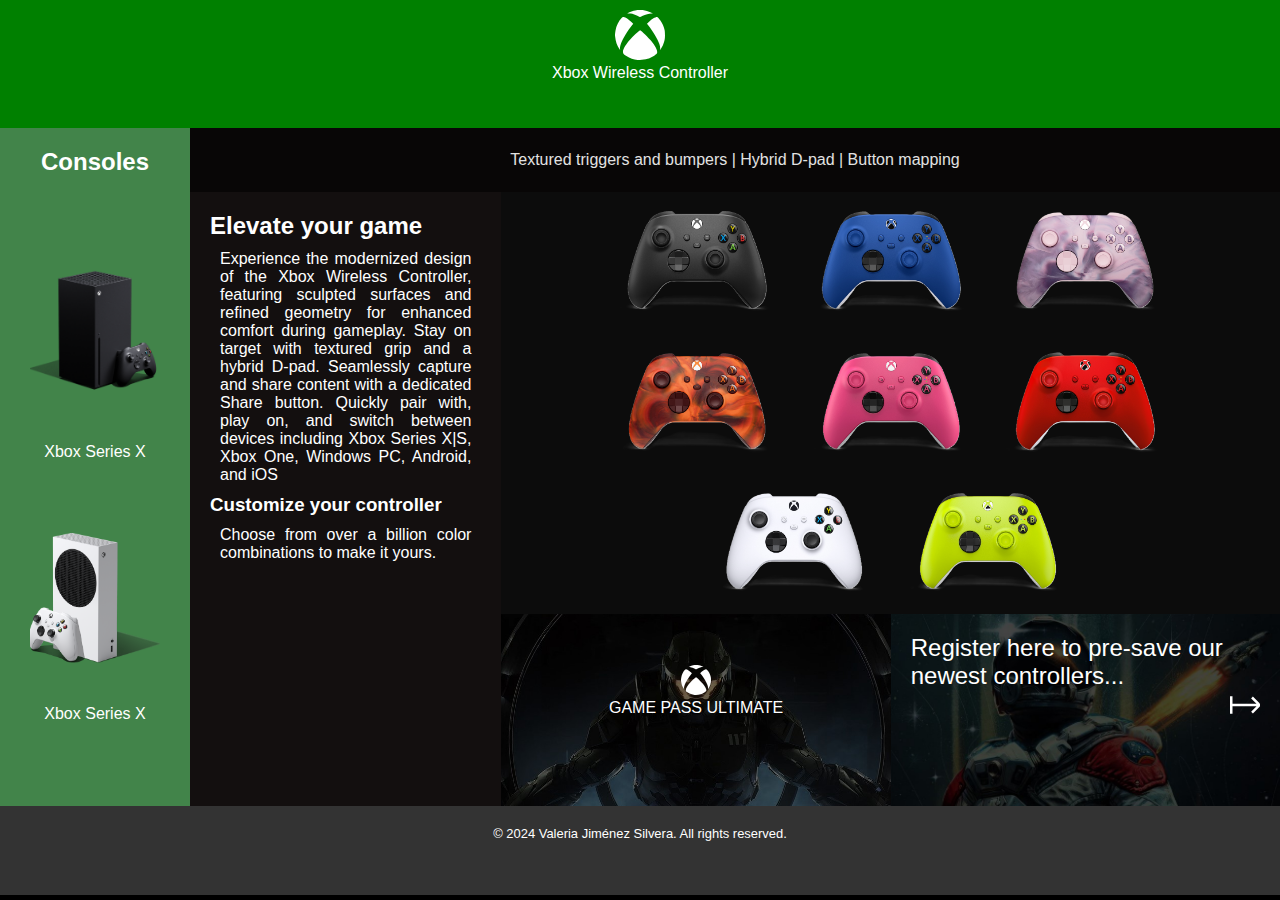
<file: index.html>
<!DOCTYPE html>
<html lang="es">

<head>
    <meta charset="UTF-8">
    <meta name="viewport" content="width=device-width, initial-scale=1.0">
    <title>Xbox Controller</title>
    <link rel="stylesheet" href="styles.css">
</head>

<body>

    <div class="container">
        <!-- HEADER -->
        <header class="header">
            <div><img src="/img/Xbox_Logo._2svg.svg" alt="Xbox Logo"></div>
            <div>Xbox Wireless Controller</div>
        </header>
        <!-- ASIDE -->
        <aside class="aside">
            <h2>Consoles</h2>
            <div class="console">
                <img src="/img/consoleseriex.png" alt="Xbox Series X">
                <div>Xbox Series X</div>
            </div>
            <div class="console">
                <img src="/img/consoleseries.png" alt="Xbox Series S">
                <div>Xbox Series X</div>
            </div>
        </aside>

        <!-- SECTION 1 -->
        <section class="section1">
            <div>Textured triggers and bumpers | Hybrid D-pad | Button mapping</div>
        </section>

        <!-- SECTION 2 -->
        <section class="section2">
            <h2> Elevate your game</h2>
            <p>Experience the modernized design of the Xbox Wireless Controller,
                featuring sculpted surfaces and refined geometry for enhanced comfort during gameplay. Stay on target
                with textured grip and a hybrid D-pad. Seamlessly capture and share content with a dedicated Share
                button. Quickly pair with, play on, and switch between devices
                including Xbox Series X|S, Xbox One, Windows PC, Android, and iOS</p>

            <h3>Customize your controller</h3>
            <p>Choose from over a billion color combinations to make it yours.</p>
        </section>

<!-- SECTION 3 -->
        <section class="section3">
            <div class="controller">
                <div><img src="/img/newblack.png" alt="Xbox Wireless Controller"></div>
            </div>
            <div class="controller">
                <div><img src="/img/newblue.png" alt="Xbox Wireless Controller"></div>
            </div>

            <div class="controller">
                <div><img src="/img/newdreamvapor.png" alt="Xbox Wireless Controller"></div>
            </div>
            <div class="controller">
                <div><img src="/img/newfirevapor.png" alt="Xbox Wireless Controller"></div>
            </div>
            <div class="controller">
                <div><img src="/img/newpink.png" alt="Xbox Wireless Controller"></div>
            </div>
            <div class="controller">
                <div><img src="/img/newred.png" alt="Xbox Wireless Controller"></div>
            </div>
            <div class="controller">
                <div><img src="img/newwhite.png" alt="Xbox Wireless Controller"></div>
            </div>
            <div class="controller">
                <div><img src="img/newyellow.png" alt="Xbox Wireless Controller"></div>
            </div>
        </section>

<!-- SECTION 4 -->
        <section class="section4">
            <div><a href="https://www.xbox.com/es-CO/xbox-game-pass" target="_blank">
                    <img src="img/Xbox_Logo._2svg.svg">
                    <p>GAME PASS ULTIMATE</p>
                </a>
            </div>
        </section>

        <!-- SECTION 5 -->
        <section class="section5">
            <a href="contact.html" target="_blank">
                <p>Register here to pre-save our newest controllers...</p>
                <div><img src="img/arrow-from-left.svg"></div>
            </a>
        </section>

        <!-- FOOTER -->
        <footer class="footer">
            <div class="footer">
                <p>© 2024 Valeria Jiménez Silvera. All rights reserved.</p>
            </div>
        </footer>


</body>

</html>
</file>
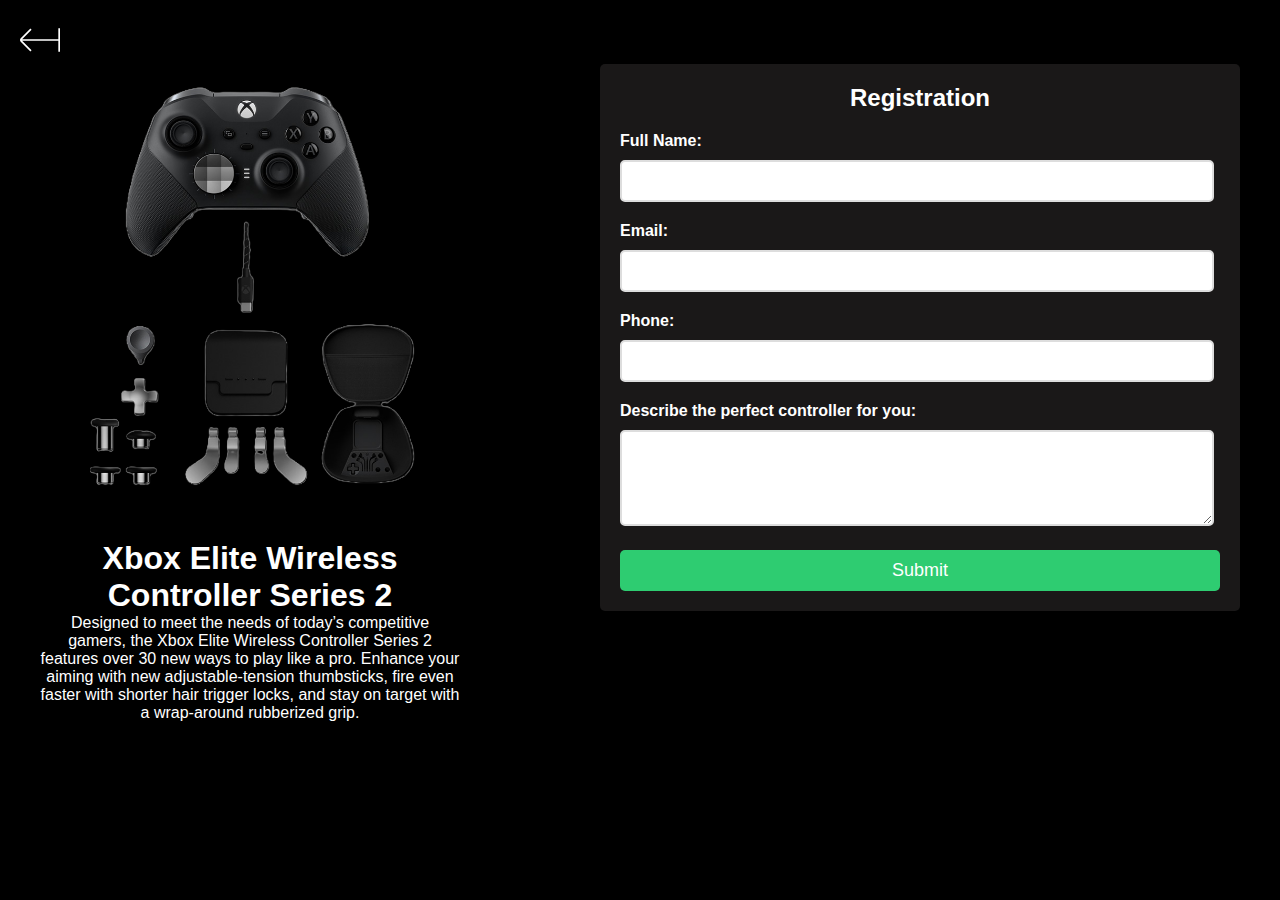
<file: contact.html>
<!DOCTYPE html>
<html lang="en">

<head>
    <meta charset="UTF-8">
    <meta name="viewport" content="width=device-width, initial-scale=1.0">
    <title>Contact Form</title>
    <link rel="stylesheet" href="styles.css">
</head>

<body class="bodycontact">
    <section class="go_back">
        <a href="index.html">
            <div><img src="img/arrow-from-right.svg"></div>
        </a>
    </section>
    <section class="form-container">
        <!-- LEFT SIDE: CONTROLLERS AND DESCRIPTION -->
        <section class="photocontrollers">
            <div>
                <img src="img/controllerseries2.png" alt="XBOX ELITE CONTROLLER SERIES 2">
            </div>
            <section class="description">
                <h1>Xbox Elite Wireless Controller Series 2</h1>
                <p>Designed to meet the needs of today’s competitive gamers, the Xbox Elite Wireless Controller Series 2 
                    features over 30 new ways to play like a pro. 
                    Enhance your aiming with new adjustable-tension thumbsticks, 
                    fire even faster with shorter hair trigger locks, and stay on target with a wrap-around rubberized grip.</p>
            </section>
        </section>

        <!-- RIGHT SIDE: CONTACT FORM -->
        <section class="contact-form">
            <h2>Registration</h2>
            <form action="#" method="POST">
                <label for="name">Full Name:</label>
                <input type="text" id="name" name="name" required>

                <label for="email">Email:</label>
                <input type="email" id="email" name="email" required>

                <label for="phone">Phone:</label>
                <input type="tel" id="phone" name="phone" required>

                <label for="message">Describe the perfect controller for you:</label>
                <textarea id="message" name="message" rows="4"  min="1" max="255" required></textarea>

                <button type="submit">Submit</button>
            </form>
        </section>
    </section>
</body>

</html>
</file>
<file: styles.css>
* {
  padding: 0;
  margin: 0;
  font-family: Geneva, Tahoma, sans-serif;
}
body {
  background-color: #000000;
  color: white;
}
.container {
  display: grid;
  grid-template-areas:
    "header header header header"
    "aside section1 section1 section1"
    "aside section2 section3 section3"
    "aside section2 section4 section5"
    "footer footer footer footer";
  grid-template-columns: 1fr 2fr 2.5fr 2.5fr;
  grid-template-rows: 1fr 0.5fr 3.3fr 1.5fr 0.7fr;
  gap: 0px;
}

/*HEADER*/
.header {
  grid-area: header;
  background-color: green;
  color: white;
  padding: 10px;
  text-align: center;
  display: flex;
  flex-direction: column;
}
.header img {
  width: 50px;
  height: 50px;
  filter: invert(100%);
}

/*ASIDE*/
.aside {
  grid-area: aside;
  background-color: #44884cf8;
  padding: 20px;
  display: flex;
  justify-content: space-around;
  flex-wrap: wrap;
}
.aside img {
  width: 130px;
  height: 130px;
  object-fit: cover;
}
.console {
  border-radius: 5px;
  margin: 10px;
  display: flex;
  justify-content: space-around;
  flex-wrap: wrap;
  margin-bottom: 20px;
}
.console:hover {
  transform: scale(1.2);
  transition: 0.3s;
  box-shadow: 0 5px 10px rgba(10, 220, 27, 0.331);
}

/*SECTION 1 UPPER ONE*/
.section1 {
  grid-area: section1;
  display: flex;
  flex-direction: column;
  justify-content: center;
  align-items: center;
  height: 100%;
  background-color: #080606;
  text-align: center;
  color:#e2e2e2;
}

/*SECTION 2 LEFT ONE*/
.section2 {
  
  grid-area: section2;
  background-color: #130f0f;
  padding: 20px;
  text-align: justify;
  align-items: center;
  color:white;
}

.section2 p {
  padding: 10px;
}

/*SECTION 3 PHOTOS OF CONTROLLERS*/
.section3 {
  grid-area: section3;
  padding: 10px;
  display: flex;
  flex-wrap: wrap;
  justify-content: center;
  align-items: center;
  height: 100%;
  background-color: rgba(12, 12, 12, 0.999);
  text-align: center;
}

.controller {
  display: flex;
  margin-bottom: 20px;
}
.controller img {
  width: 194px;
  height: 110px;
  object-fit: fill;
}
.controller:hover {
  transform: scale(1.3);
  transition: 0.3s;
}

/*SECTION 4*/
.section4 {
  grid-area: section4;
  background-image: url(/img/fondo_gamepass.jpg);
  background-size: cover;
  color: white;
  display: flex;
  flex-direction: column;
  align-items: center;
  justify-content: center;
  text-align: center;
}
.section4 div {
  height: 10vh;
}
.section4 img {
  width: 30px;
  height: 30px;
  filter: invert(100%);
}
.section4:hover {
  transform: translateY(-3px);
  transition: 0.2s;
  box-shadow: 0 10px 15px rgba(10, 220, 27, 0.331);
}
.section4 a:link,
a:visited {
  color: white;
  text-decoration: none;
}

/*SECTION 5*/
.section5 {
  grid-area: section5;
  background-image: url(/img/fondo2.jpg);
  background-size: cover;
  padding: 20px;
  color: white;
  font-size: x-large;
}
.section5 img {
  width: 30px;
  height: 30px;
  filter: invert(100%);
  float: right;
}
.section5 p {
  display: flex;
  flex-direction: column;
  justify-content: center;
  align-items: center;
}

.section5:hover {
  transform: translateY(-3px);
  transition: 0.2s;
  box-shadow: 0 10px 15px rgba(10, 220, 27, 0.331);
}
.section5 a:link,
a:visited {
  color: white;
  text-decoration: none;
}

/*FOOTER*/
.footer {
  grid-area: footer;
  background-color: #333;
  color: white;
  padding: 10px;
  text-align: center;
  font-size: 0.9em;
}
/*-------------------------------*/

/*CONTACT*/

.bodycontact {
  font-family: Arial, sans-serif;
  background-color: #000000;
  margin: 0;
  padding: 20px;
}

.form-container {
  display: flex;
  justify-content: space-between;
  align-items: flex-start;
  max-width: 1200px;
  margin: 0 auto;
}

.photocontrollers {
  max-width: 35%; 
  display: flex;
  flex-direction: column;
  justify-content: center;
  align-items: center;
  text-align: center;
  
}

.photocontrollers img {
  max-width: 100%;
  height: auto;
  display: block;
  margin-bottom: 20px; /* Añade espacio entre las imágenes */
}
.photocontrollers img:hover {
  transform: scale(1.1);
  transition: 0.2s;
}
.description {
  background-color: transparent;
  text-align: center;
  color: rgb(255, 255, 255);
  margin-top: 10px; 
}

.contact-form {
  width: 50%; 
  background-color: rgba(48, 44, 44, 0.549);
  padding: 20px;
  border-radius: 5px;
  box-shadow: 0 5px 15px rgba(0, 0, 0, 0.1);
}

.contact-form h2 {
  margin-bottom: 20px;
  font-size: 24px;
  text-align: center;
  color : white;
}

.contact-form label {
  display: block;
  margin-bottom: 10px;
  font-weight: bold;
  color : white;
}

.contact-form input,
.contact-form textarea {
  width: 95%;
  padding: 10px;
  margin-bottom: 20px;
  border: 2px solid #ddd;
  border-radius: 5px;
  font-size: 16px;
}

.contact-form button {
  display: block;
  width: 100%;
  padding: 10px;
  background-color: #2ecc71;
  color: white;
  border: none;
  border-radius: 5px;
  font-size: 18px;
  cursor: pointer;
}

.contact-form button:hover {
  background-color: #27ae60;
}
.go_back img{
  width: 40px;
  height: 40px;
  filter: invert(100%);

}
</file>
